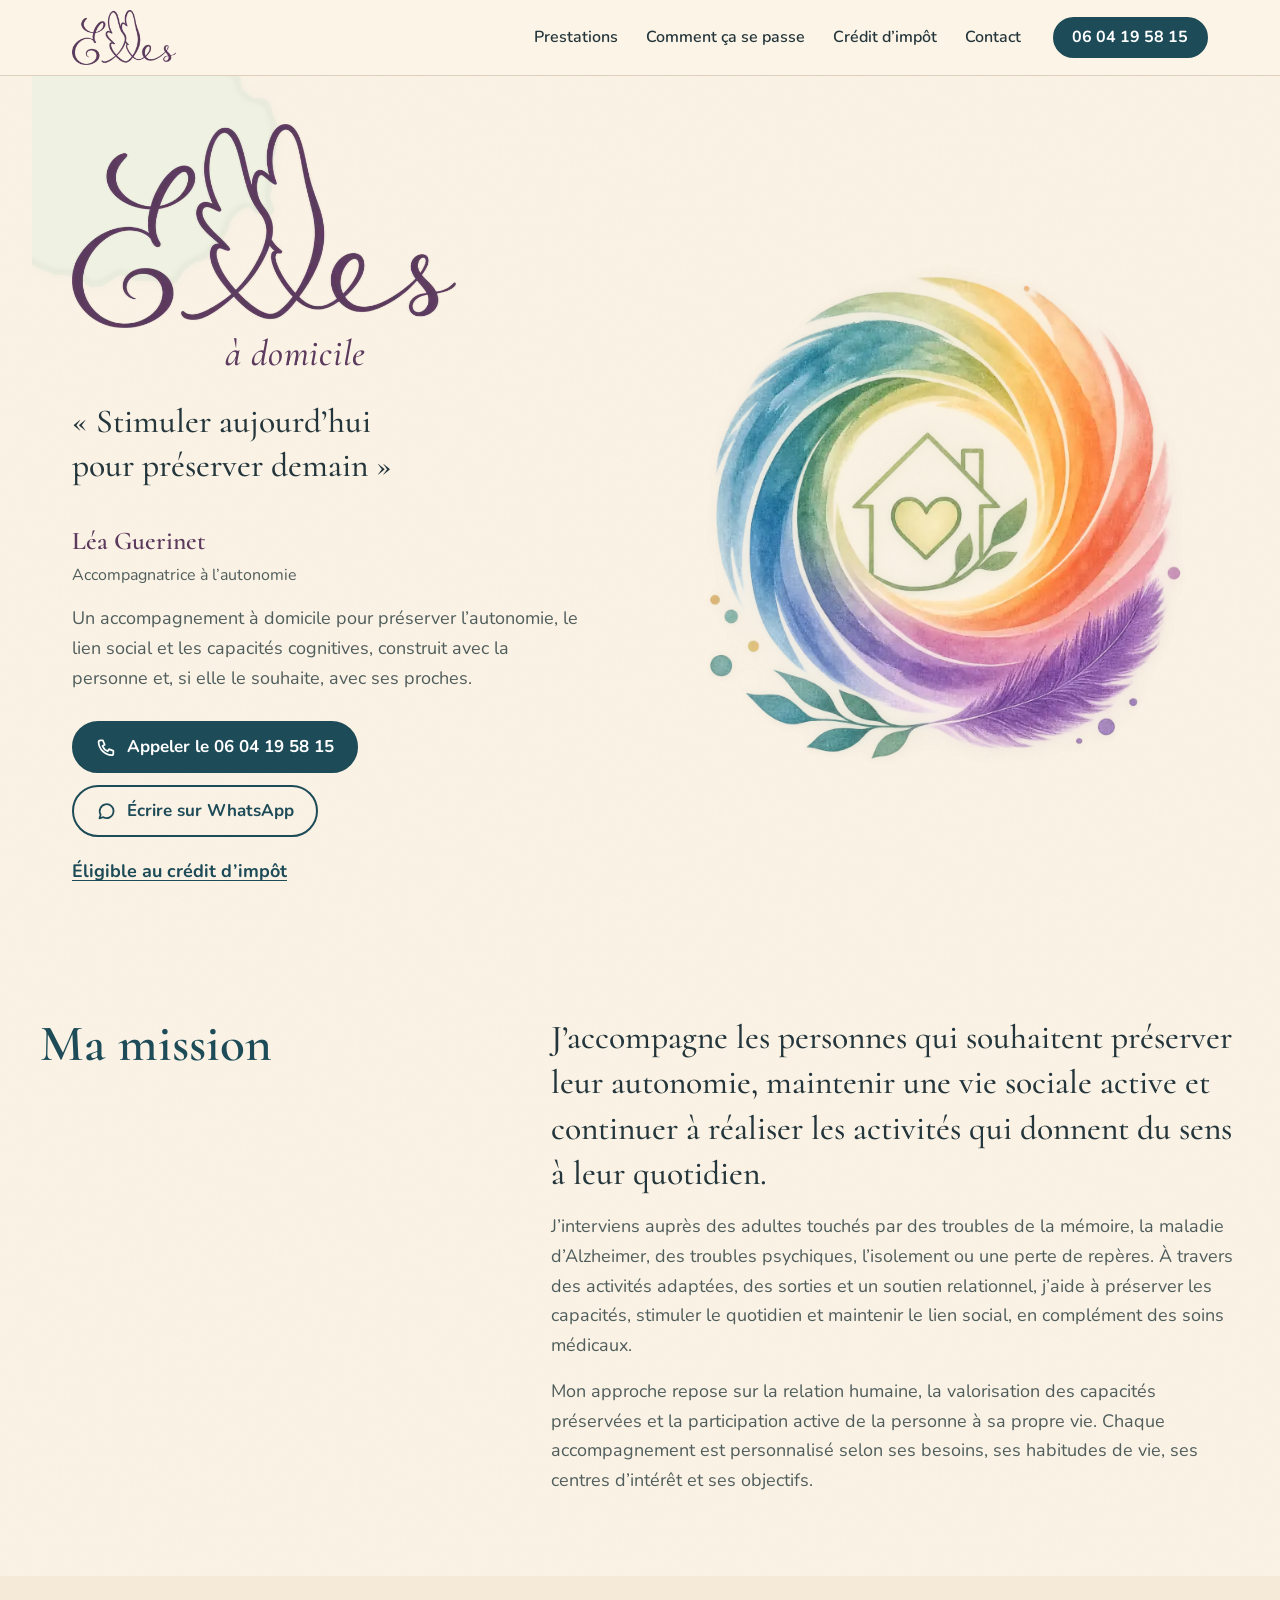
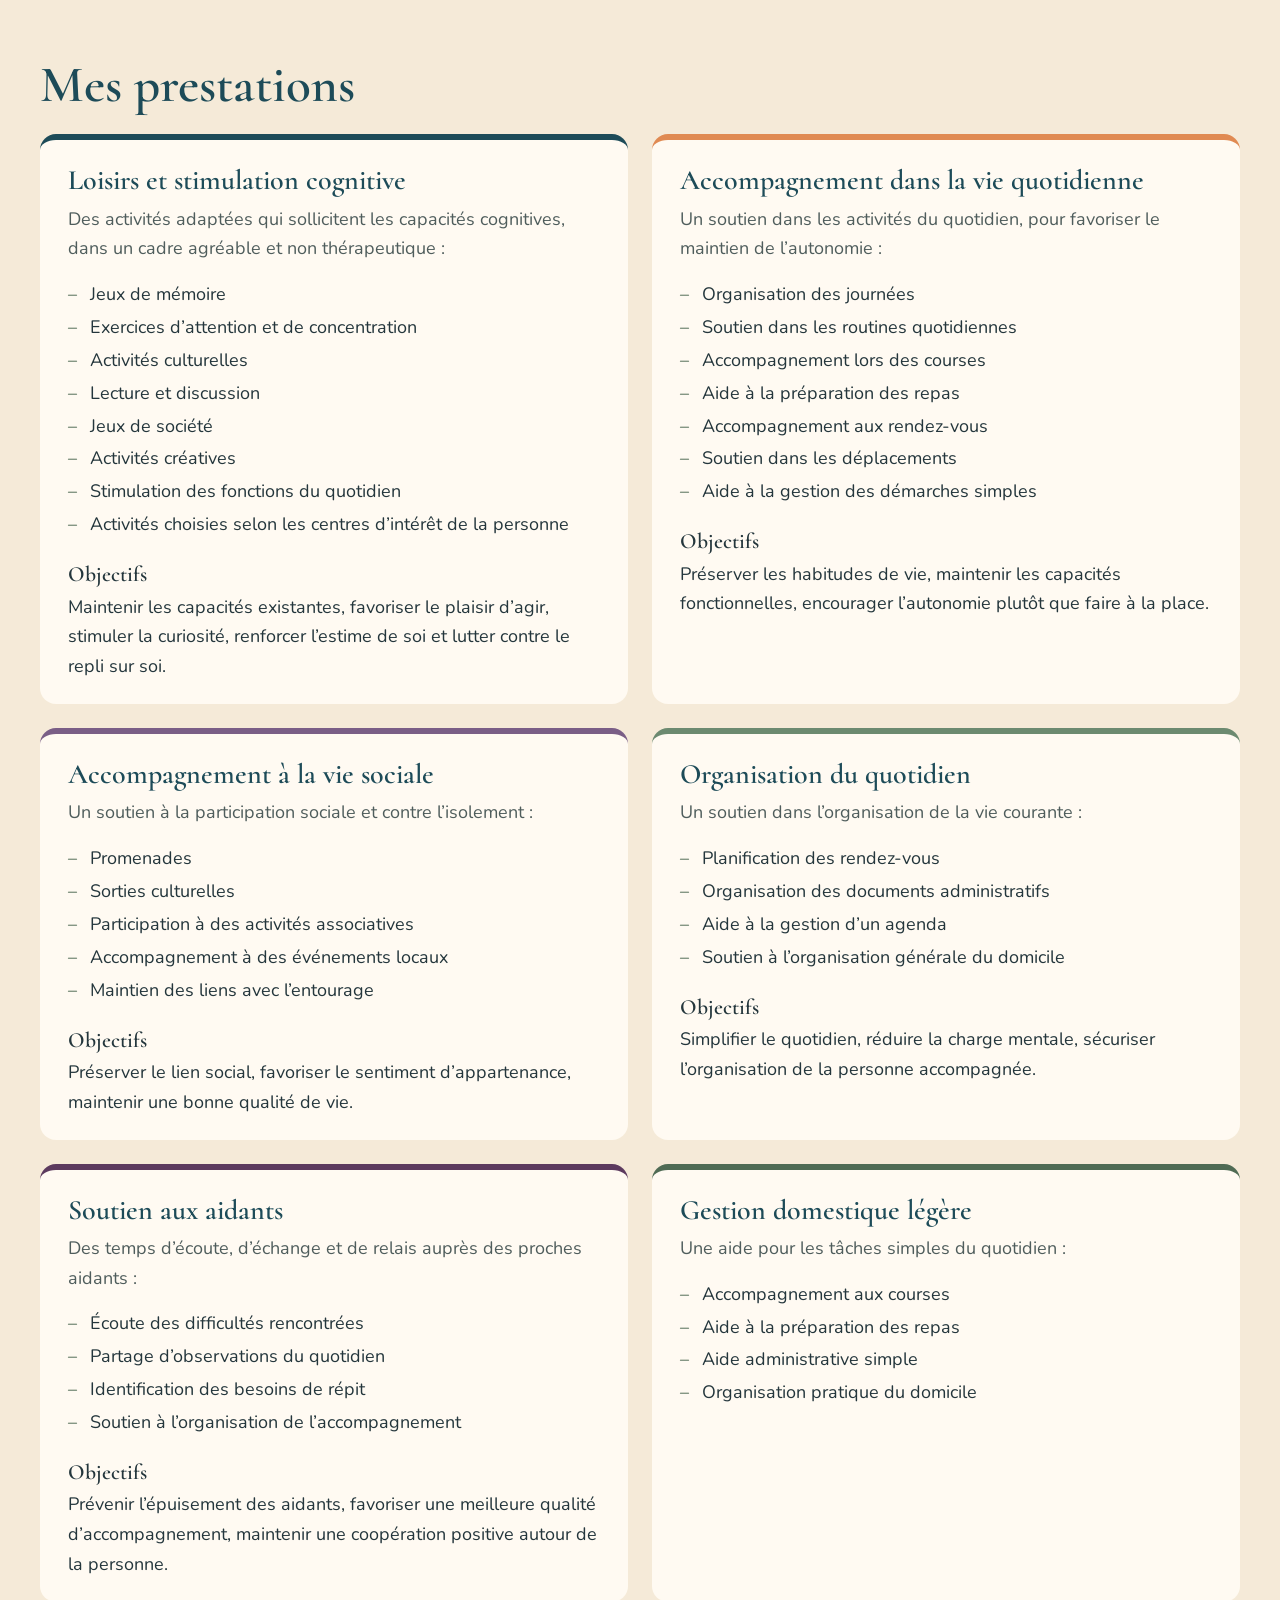
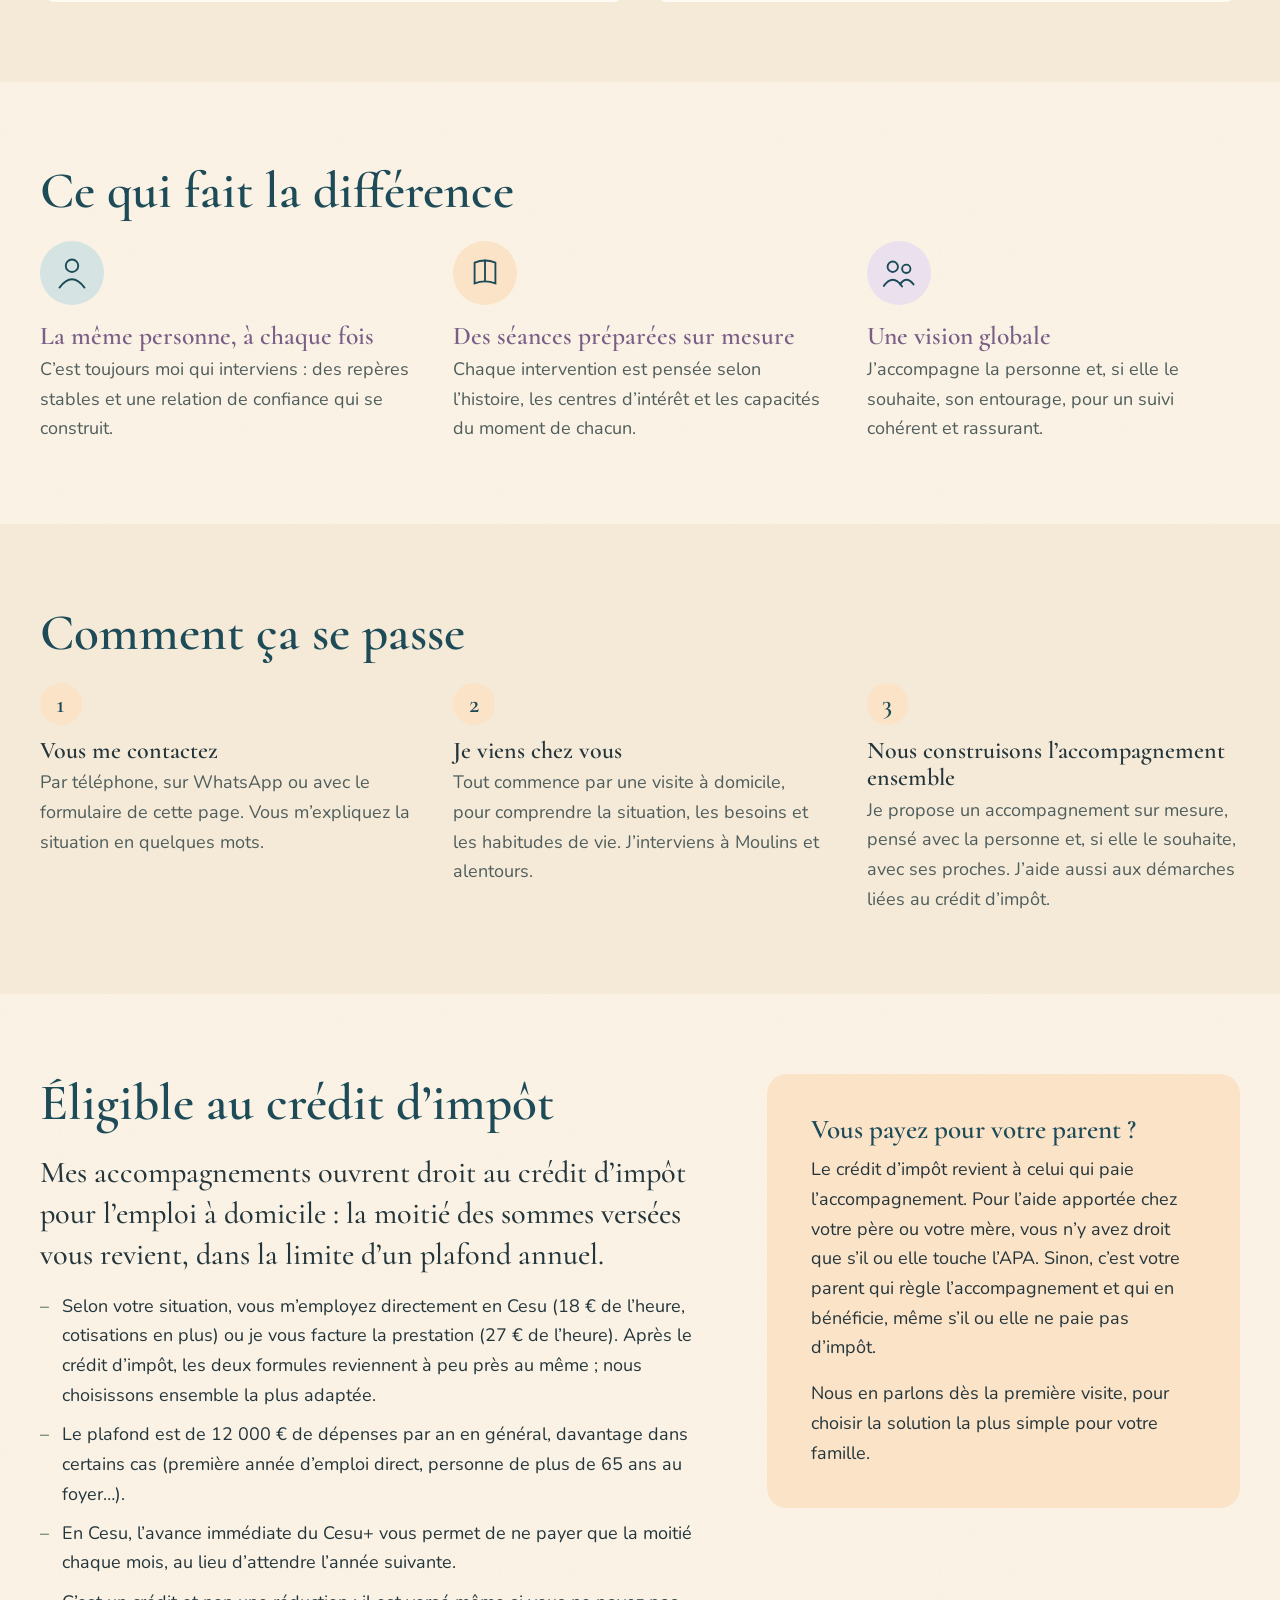
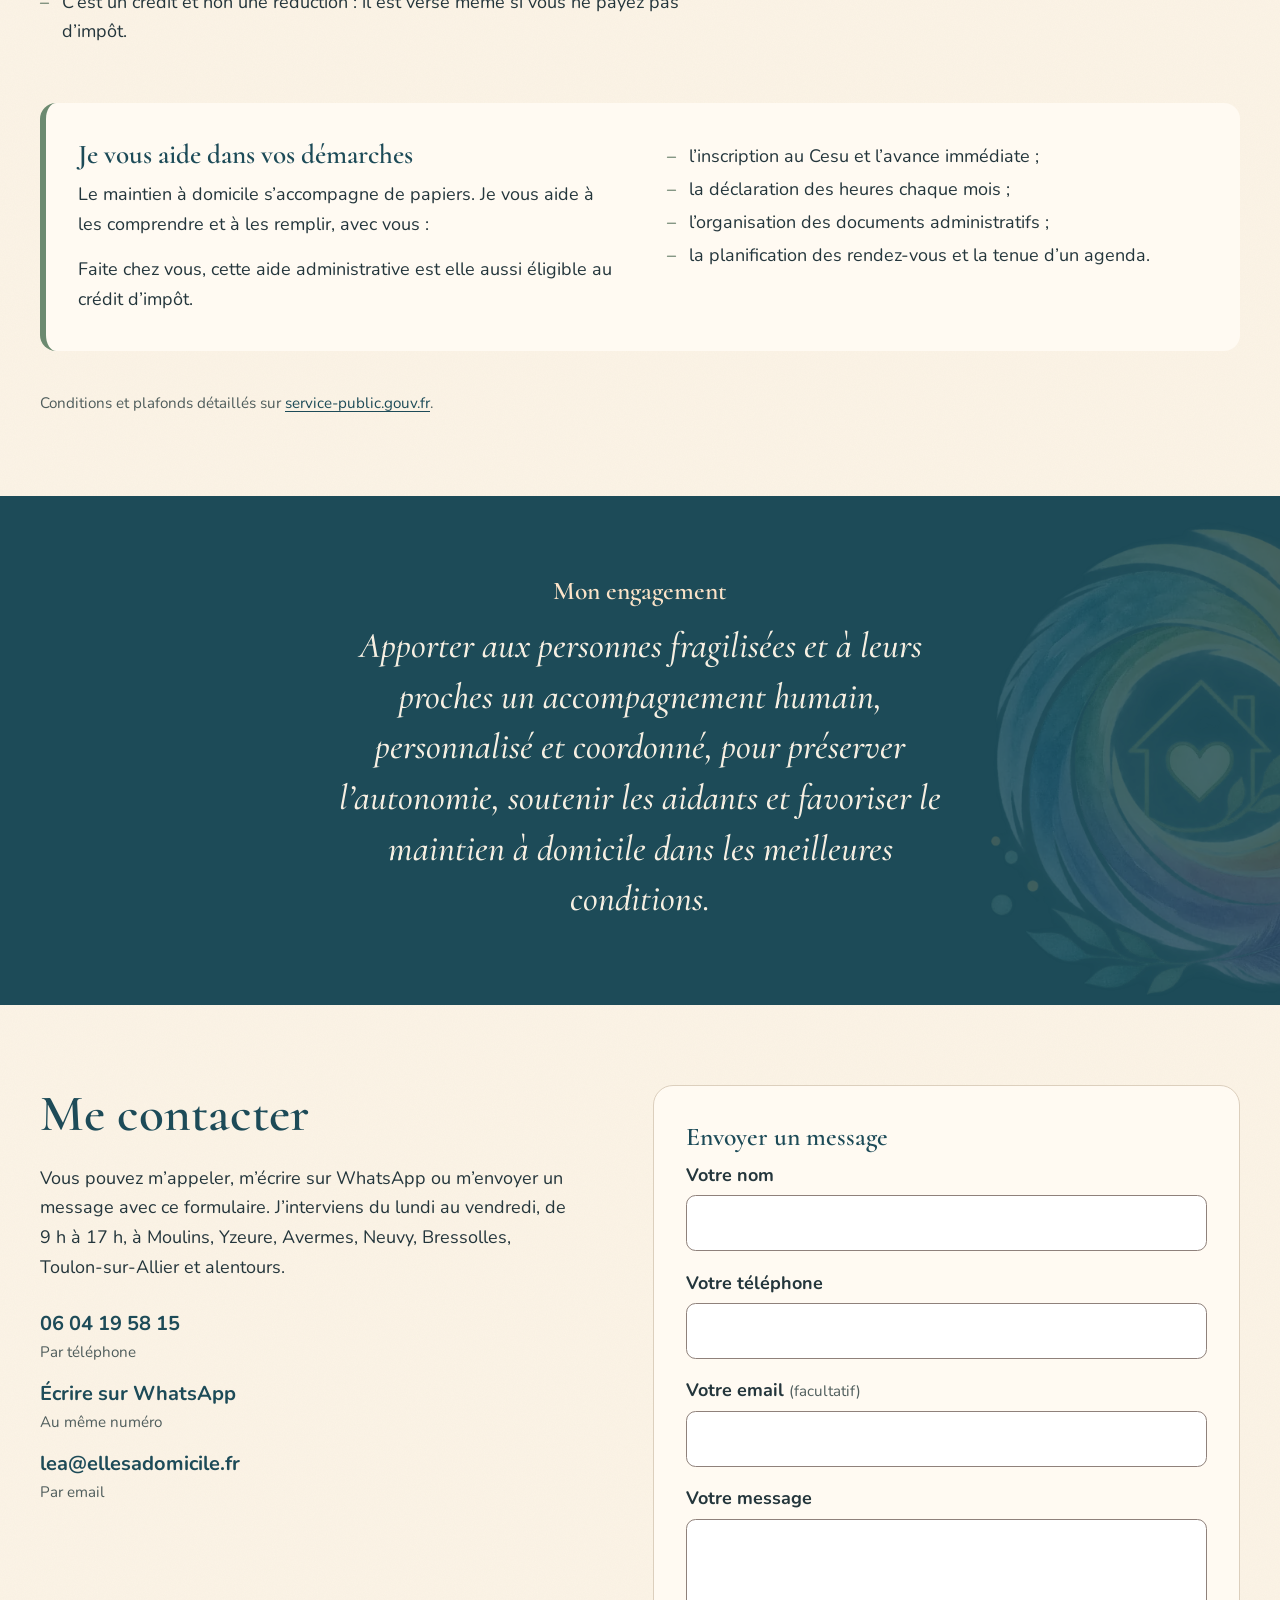
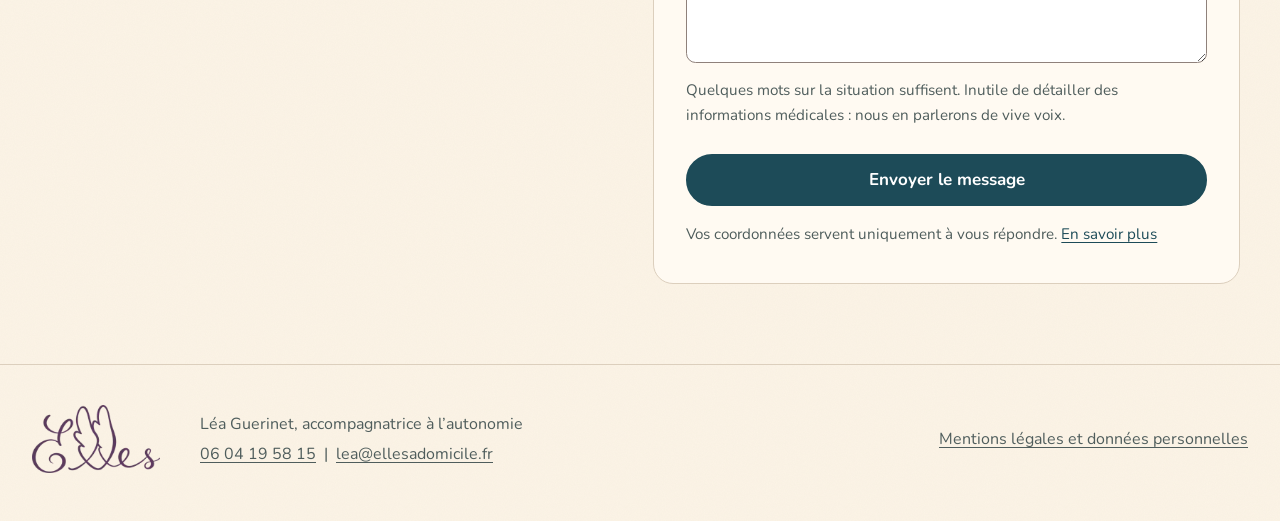
<file: index.html>
<!doctype html>
<html lang="fr">
<head>
<meta charset="utf-8">
<meta name="viewport" content="width=device-width, initial-scale=1">
<title>Elles à domicile — Accompagnement et aide à domicile à Moulins</title>
<meta name="description" content="Accompagnement à domicile à Moulins et alentours pour les adultes touchés par des troubles de la mémoire, la maladie d’Alzheimer, des troubles psychiques ou l’isolement. Éligible au crédit d’impôt. Léa Guerinet, accompagnatrice à l’autonomie.">
<link rel="canonical" href="https://ellesadomicile.fr/">
<meta property="og:type" content="website">
<meta property="og:locale" content="fr_FR">
<meta property="og:url" content="https://ellesadomicile.fr/">
<meta property="og:title" content="Elles à domicile — Léa Guerinet">
<meta property="og:description" content="Stimuler aujourd’hui pour préserver demain. Un accompagnement sur mesure, chez vous, à Moulins et alentours.">
<meta property="og:image" content="https://ellesadomicile.fr/assets/img/partage.jpg">
<meta property="og:image:width" content="1200">
<meta property="og:image:height" content="630">
<!-- Pour Google : nom du site dans les résultats et fiche de l'activité. Type Organization et non LocalBusiness,
     qui exige une adresse (Léa n'en publie pas) ; la présence locale passe par la fiche Google Business Profile. -->
<script type="application/ld+json">
{
  "@context": "https://schema.org",
  "@graph": [
    {
      "@type": "WebSite",
      "@id": "https://ellesadomicile.fr/#site",
      "name": "Elles à domicile",
      "url": "https://ellesadomicile.fr/",
      "inLanguage": "fr-FR",
      "publisher": {"@id": "https://ellesadomicile.fr/#activite"}
    },
    {
      "@type": "Organization",
      "@id": "https://ellesadomicile.fr/#activite",
      "name": "Elles à domicile",
      "url": "https://ellesadomicile.fr/",
      "logo": "https://ellesadomicile.fr/assets/img/logo-elles.webp",
      "image": "https://ellesadomicile.fr/assets/img/partage.jpg",
      "description": "Accompagnement et aide à domicile à Moulins et alentours pour les adultes touchés par des troubles de la mémoire, la maladie d’Alzheimer, des troubles psychiques ou l’isolement. Éligible au crédit d’impôt.",
      "telephone": "+33604195815",
      "email": "lea@ellesadomicile.fr",
      "areaServed": [
        {"@type": "City", "name": "Moulins", "containedInPlace": {"@type": "AdministrativeArea", "name": "Allier"}},
        {"@type": "City", "name": "Yzeure", "containedInPlace": {"@type": "AdministrativeArea", "name": "Allier"}},
        {"@type": "City", "name": "Avermes", "containedInPlace": {"@type": "AdministrativeArea", "name": "Allier"}},
        {"@type": "City", "name": "Neuvy", "containedInPlace": {"@type": "AdministrativeArea", "name": "Allier"}},
        {"@type": "City", "name": "Bressolles", "containedInPlace": {"@type": "AdministrativeArea", "name": "Allier"}},
        {"@type": "City", "name": "Toulon-sur-Allier", "containedInPlace": {"@type": "AdministrativeArea", "name": "Allier"}}
      ],
      "founder": {
        "@type": "Person",
        "name": "Léa Guerinet",
        "jobTitle": "Accompagnatrice à l’autonomie"
      }
    }
  ]
}
</script>
<meta name="theme-color" content="#fcf4e6">
<link rel="icon" href="assets/img/favicon.png" type="image/png">
<link rel="apple-touch-icon" href="assets/img/apple-touch-icon.png">
<link rel="preload" href="assets/fonts/cormorant-latin-500-normal.woff2" as="font" type="font/woff2" crossorigin>
<link rel="preload" href="assets/fonts/nunito-latin-400-normal.woff2" as="font" type="font/woff2" crossorigin>
<link rel="stylesheet" href="assets/site.css?v=20261124a">
</head>
<body>
<a class="saut" href="#contenu">Aller au contenu</a>

<!-- Filtres aquarelle partagés (repris du flyer) -->
<svg width="0" height="0" style="position:absolute" aria-hidden="true" focusable="false">
  <defs>
    <filter id="wc" x="-20%" y="-20%" width="140%" height="140%">
      <feTurbulence type="fractalNoise" baseFrequency=".035" numOctaves="3" seed="7" result="t"/>
      <feDisplacementMap in="SourceGraphic" in2="t" scale="22" xChannelSelector="R" yChannelSelector="G" result="d"/>
      <feGaussianBlur in="d" stdDeviation="2.2" result="b"/>
      <feComposite in="b" in2="d" operator="arithmetic" k2=".55" k3=".55"/>
    </filter>
    <filter id="ink" x="-5%" y="-5%" width="110%" height="110%">
      <feTurbulence type="fractalNoise" baseFrequency=".9" numOctaves="1" seed="3" result="t"/>
      <feDisplacementMap in="SourceGraphic" in2="t" scale="1.4"/>
    </filter>
  </defs>
</svg>

<!-- Barre de navigation : ordinateur et tablette seulement -->
<header class="navigation">
  <div class="navigation__dedans">
    <a class="navigation__marque" href="#haut"><img src="assets/img/logo-elles-petit.webp" width="360" height="192" alt="Elles à domicile, haut de page"></a>
    <nav aria-label="Sections de la page">
      <a href="#prestations">Prestations</a>
      <a class="nav-large" href="#deroulement">Comment ça se passe</a>
      <a href="#credit-impot">Crédit d’impôt</a>
      <a href="#contact">Contact</a>
    </nav>
    <a class="btn btn-petit" href="tel:+33604195815">06 04 19 58 15</a>
  </div>
</header>

<main id="contenu">

  <section class="accueil" id="haut" aria-label="Accueil">
    <svg class="lavis" style="left:-8rem;top:-6rem;width:26rem;height:22rem" viewBox="0 0 200 170" aria-hidden="true"><ellipse cx="100" cy="85" rx="80" ry="60" fill="#e2e8d8" filter="url(#wc)"/></svg>

    <div class="accueil__marque">
      <h1 class="marque">
        <img src="assets/img/logo-elles.webp" width="720" height="384" alt="Elles">
        <span>à domicile</span>
      </h1>
      <p class="accroche">«&nbsp;Stimuler aujourd’hui pour préserver demain&nbsp;»</p>
    </div>

    <div class="accueil__illu">
      <img class="roue" fetchpriority="high" src="assets/img/roue-1200.webp" srcset="assets/img/roue-700.webp 700w, assets/img/roue-1200.webp 1200w" sizes="(min-width: 64rem) 40rem, 88vw" width="1200" height="1200" alt="Une maison avec un cœur, au centre d’un tourbillon de couleurs à l’aquarelle, avec une plume et une branche de feuillage">
    </div>

    <div class="accueil__texte">
      <p class="qui">Léa Guerinet<span>Accompagnatrice à l’autonomie</span></p>
      <p class="intro">Un accompagnement à domicile pour préserver l’autonomie, le lien social et les capacités cognitives, construit avec la personne et, si elle le souhaite, avec ses proches.</p>
      <div class="actions">
        <a class="btn" href="tel:+33604195815">
          <svg viewBox="0 0 24 24" fill="none" stroke="currentColor" stroke-width="2" stroke-linecap="round" stroke-linejoin="round" aria-hidden="true"><path d="M5 4h3l2 5-2.5 1.5a11 11 0 0 0 6 6L15 14l5 2v3a2 2 0 0 1-2 2A16 16 0 0 1 3 6a2 2 0 0 1 2-2"/></svg>
          Appeler le 06 04 19 58 15
        </a>
        <a class="btn btn-clair" href="https://wa.me/33604195815">
          <svg viewBox="0 0 24 24" fill="none" stroke="currentColor" stroke-width="2" stroke-linecap="round" stroke-linejoin="round" aria-hidden="true"><path d="M4 20l1.4-4.2A8 8 0 1 1 8.4 18.7Z"/></svg>
          Écrire sur WhatsApp
        </a>
      </div>
      <p class="avantage"><a href="#credit-impot">Éligible au crédit d’impôt</a></p>
    </div>
  </section>

  <section class="bloc approche" aria-labelledby="t-approche">
    <div class="contenu-large approche__grille">
      <h2 id="t-approche">Ma mission</h2>
      <p class="approche__phrase">J’accompagne les personnes qui souhaitent préserver leur autonomie, maintenir une vie sociale active et continuer à réaliser les activités qui donnent du sens à leur quotidien.</p>
      <p class="approche__suite">J’interviens auprès des adultes touchés par des troubles de la mémoire, la maladie d’Alzheimer, des troubles psychiques, l’isolement ou une perte de repères. À travers des activités adaptées, des sorties et un soutien relationnel, j’aide à préserver les capacités, stimuler le quotidien et maintenir le lien social, en complément des soins médicaux.</p>
      <p class="approche__suite">Mon approche repose sur la relation humaine, la valorisation des capacités préservées et la participation active de la personne à sa propre vie. Chaque accompagnement est personnalisé selon ses besoins, ses habitudes de vie, ses centres d’intérêt et ses objectifs.</p>
    </div>
  </section>

  <section class="bloc bande" id="prestations" aria-labelledby="t-prestations">
    <div class="contenu-large">
      <h2 id="t-prestations">Mes prestations</h2>
      <div class="prestations">

        <details class="prestation" style="--accent:var(--petrol)" open>
          <summary><h3>Loisirs et stimulation cognitive</h3></summary>
          <div class="prestation__corps">
            <p class="prestation__chapo">Des activités adaptées qui sollicitent les capacités cognitives, dans un cadre agréable et non thérapeutique&nbsp;:</p>
            <ul class="liste">
              <li>Jeux de mémoire</li>
              <li>Exercices d’attention et de concentration</li>
              <li>Activités culturelles</li>
              <li>Lecture et discussion</li>
              <li>Jeux de société</li>
              <li>Activités créatives</li>
              <li>Stimulation des fonctions du quotidien</li>
              <li>Activités choisies selon les centres d’intérêt de la personne</li>
            </ul>
            <h4>Objectifs</h4>
            <p>Maintenir les capacités existantes, favoriser le plaisir d’agir, stimuler la curiosité, renforcer l’estime de soi et lutter contre le repli sur soi.</p>
          </div>
        </details>

        <details class="prestation" style="--accent:var(--abricot)" open>
          <summary><h3>Accompagnement dans la vie quotidienne</h3></summary>
          <div class="prestation__corps">
            <p class="prestation__chapo">Un soutien dans les activités du quotidien, pour favoriser le maintien de l’autonomie&nbsp;:</p>
            <ul class="liste">
              <li>Organisation des journées</li>
              <li>Soutien dans les routines quotidiennes</li>
              <li>Accompagnement lors des courses</li>
              <li>Aide à la préparation des repas</li>
              <li>Accompagnement aux rendez-vous</li>
              <li>Soutien dans les déplacements</li>
              <li>Aide à la gestion des démarches simples</li>
            </ul>
            <h4>Objectifs</h4>
            <p>Préserver les habitudes de vie, maintenir les capacités fonctionnelles, encourager l’autonomie plutôt que faire à la place.</p>
          </div>
        </details>

        <details class="prestation" style="--accent:var(--lavande)" open>
          <summary><h3>Accompagnement à la vie sociale</h3></summary>
          <div class="prestation__corps">
            <p class="prestation__chapo">Un soutien à la participation sociale et contre l’isolement&nbsp;:</p>
            <ul class="liste">
              <li>Promenades</li>
              <li>Sorties culturelles</li>
              <li>Participation à des activités associatives</li>
              <li>Accompagnement à des événements locaux</li>
              <li>Maintien des liens avec l’entourage</li>
            </ul>
            <h4>Objectifs</h4>
            <p>Préserver le lien social, favoriser le sentiment d’appartenance, maintenir une bonne qualité de vie.</p>
          </div>
        </details>

        <details class="prestation" style="--accent:var(--sage)" open>
          <summary><h3>Organisation du quotidien</h3></summary>
          <div class="prestation__corps">
            <p class="prestation__chapo">Un soutien dans l’organisation de la vie courante&nbsp;:</p>
            <ul class="liste">
              <li>Planification des rendez-vous</li>
              <li>Organisation des documents administratifs</li>
              <li>Aide à la gestion d’un agenda</li>
              <li>Soutien à l’organisation générale du domicile</li>
            </ul>
            <h4>Objectifs</h4>
            <p>Simplifier le quotidien, réduire la charge mentale, sécuriser l’organisation de la personne accompagnée.</p>
          </div>
        </details>

        <details class="prestation" style="--accent:var(--prune)" open>
          <summary><h3>Soutien aux aidants</h3></summary>
          <div class="prestation__corps">
            <p class="prestation__chapo">Des temps d’écoute, d’échange et de relais auprès des proches aidants&nbsp;:</p>
            <ul class="liste">
              <li>Écoute des difficultés rencontrées</li>
              <li>Partage d’observations du quotidien</li>
              <li>Identification des besoins de répit</li>
              <li>Soutien à l’organisation de l’accompagnement</li>
            </ul>
            <h4>Objectifs</h4>
            <p>Prévenir l’épuisement des aidants, favoriser une meilleure qualité d’accompagnement, maintenir une coopération positive autour de la personne.</p>
          </div>
        </details>

        <details class="prestation" style="--accent:var(--sage-d)" open>
          <summary><h3>Gestion domestique légère</h3></summary>
          <div class="prestation__corps">
            <p class="prestation__chapo">Une aide pour les tâches simples du quotidien&nbsp;:</p>
            <ul class="liste">
              <li>Accompagnement aux courses</li>
              <li>Aide à la préparation des repas</li>
              <li>Aide administrative simple</li>
              <li>Organisation pratique du domicile</li>
            </ul>
          </div>
        </details>

      </div>
    </div>
  </section>

  <section class="bloc" aria-labelledby="t-difference">
    <div class="contenu-large">
      <h2 id="t-difference">Ce qui fait la différence</h2>
      <div class="atouts">
        <div class="atout" style="--accent:var(--petrol-l)">
          <svg viewBox="0 0 40 40" fill="none" stroke="#1d4b58" stroke-width="1.8" stroke-linecap="round" filter="url(#ink)" aria-hidden="true"><circle cx="20" cy="13" r="6"/><path d="M8 34 q12 -16 24 0"/></svg>
          <div>
            <h3>La même personne, à chaque fois</h3>
            <p>C’est toujours moi qui interviens&nbsp;: des repères stables et une relation de confiance qui se construit.</p>
          </div>
        </div>
        <div class="atout" style="--accent:var(--abricot-l)">
          <svg viewBox="0 0 40 40" fill="none" stroke="#1d4b58" stroke-width="1.8" stroke-linecap="round" filter="url(#ink)" aria-hidden="true"><path d="M10 30 L10 10 Q20 6 30 10 L30 30 Q20 26 10 30 Z"/><path d="M20 8 L20 28"/></svg>
          <div>
            <h3>Des séances préparées sur mesure</h3>
            <p>Chaque intervention est pensée selon l’histoire, les centres d’intérêt et les capacités du moment de chacun.</p>
          </div>
        </div>
        <div class="atout" style="--accent:var(--lavande-l)">
          <svg viewBox="0 0 40 40" fill="none" stroke="#1d4b58" stroke-width="1.8" stroke-linecap="round" filter="url(#ink)" aria-hidden="true"><circle cx="14" cy="14" r="5"/><circle cx="27" cy="16" r="4"/><path d="M5 33 q9 -13 18 0 M21 31 q6 -9 13 0"/></svg>
          <div>
            <h3>Une vision globale</h3>
            <p>J’accompagne la personne et, si elle le souhaite, son entourage, pour un suivi cohérent et rassurant.</p>
          </div>
        </div>
      </div>
    </div>
  </section>

  <section class="bloc bande" id="deroulement" aria-labelledby="t-deroulement">
    <div class="contenu-large">
      <h2 id="t-deroulement">Comment ça se passe</h2>
      <ol class="etapes">
        <li>
          <div>
            <h3>Vous me contactez</h3>
            <p>Par téléphone, sur WhatsApp ou avec le formulaire de cette page. Vous m’expliquez la situation en quelques mots.</p>
          </div>
        </li>
        <li>
          <div>
            <h3>Je viens chez vous</h3>
            <p>Tout commence par une visite à domicile, pour comprendre la situation, les besoins et les habitudes de vie. J’interviens à Moulins et alentours.</p>
          </div>
        </li>
        <li>
          <div>
            <h3>Nous construisons l’accompagnement ensemble</h3>
            <p>Je propose un accompagnement sur mesure, pensé avec la personne et, si elle le souhaite, avec ses proches. J’aide aussi aux démarches liées au crédit d’impôt.</p>
          </div>
        </li>
      </ol>
    </div>
  </section>

  <section class="bloc credit" id="credit-impot" aria-labelledby="t-credit">
    <div class="contenu-large credit__grille">
      <div class="credit__principal">
        <h2 id="t-credit">Éligible au crédit d’impôt</h2>
        <p class="credit__chapo">Mes accompagnements ouvrent droit au crédit d’impôt pour l’emploi à domicile&nbsp;: la moitié des sommes versées vous revient, dans la limite d’un plafond annuel.</p>
        <ul class="liste">
          <li>Selon votre situation, vous m’employez directement en Cesu (18&nbsp;€ de l’heure, cotisations en plus) ou je vous facture la prestation (27&nbsp;€ de l’heure). Après le crédit d’impôt, les deux formules reviennent à peu près au même&nbsp;; nous choisissons ensemble la plus adaptée.</li>
          <li>Le plafond est de 12&nbsp;000&nbsp;€ de dépenses par an en général, davantage dans certains cas (première année d’emploi direct, personne de plus de 65&nbsp;ans au foyer…).</li>
          <li>En Cesu, l’avance immédiate du Cesu+ vous permet de ne payer que la moitié chaque mois, au lieu d’attendre l’année suivante.</li>
          <li>C’est un crédit et non une réduction&nbsp;: il est versé même si vous ne payez pas d’impôt.</li>
        </ul>
      </div>

      <aside class="encart credit__parent" aria-labelledby="t-parent">
        <h3 id="t-parent">Vous payez pour votre parent&nbsp;?</h3>
        <p>Le crédit d’impôt revient à celui qui paie l’accompagnement. Pour l’aide apportée chez votre père ou votre mère, vous n’y avez droit que s’il ou elle touche l’APA. Sinon, c’est votre parent qui règle l’accompagnement et qui en bénéficie, même s’il ou elle ne paie pas d’impôt.</p>
        <p>Nous en parlons dès la première visite, pour choisir la solution la plus simple pour votre famille.</p>
      </aside>

      <div class="credit__demarches" id="demarches">
        <h3>Je vous aide dans vos démarches</h3>
        <p>Le maintien à domicile s’accompagne de papiers. Je vous aide à les comprendre et à les remplir, avec vous&nbsp;:</p>
        <ul class="liste">
          <li>l’inscription au Cesu et l’avance immédiate&nbsp;;</li>
          <li>la déclaration des heures chaque mois&nbsp;;</li>
          <li>l’organisation des documents administratifs&nbsp;;</li>
          <li>la planification des rendez-vous et la tenue d’un agenda.</li>
        </ul>
        <p>Faite chez vous, cette aide administrative est elle aussi éligible au crédit d’impôt.</p>
      </div>

      <p class="credit__source">Conditions et plafonds détaillés sur <a href="https://www.service-public.gouv.fr/particuliers/vosdroits/F12">service-public.gouv.fr</a>.</p>
    </div>
  </section>

  <section class="bloc engagement" aria-labelledby="t-engagement">
    <img class="engagement__roue" src="assets/img/roue-700.webp" width="700" height="700" alt="" loading="lazy" decoding="async">
    <div class="contenu">
      <h2 id="t-engagement">Mon engagement</h2>
      <blockquote>
        <p>Apporter aux personnes fragilisées et à leurs proches un accompagnement humain, personnalisé et coordonné, pour préserver l’autonomie, soutenir les aidants et favoriser le maintien à domicile dans les meilleures conditions.</p>
      </blockquote>
    </div>
  </section>

  <section class="bloc" id="contact" aria-labelledby="t-contact">
    <div class="contenu-large contact-grille">
      <div>
        <h2 id="t-contact">Me contacter</h2>
        <p>Vous pouvez m’appeler, m’écrire sur WhatsApp ou m’envoyer un message avec ce formulaire. J’interviens du lundi au vendredi, de 9&nbsp;h à 17&nbsp;h, à Moulins, Yzeure, Avermes, Neuvy, Bressolles, Toulon-sur-Allier et alentours.</p>
        <ul class="coordonnees">
          <li><a href="tel:+33604195815">06 04 19 58 15</a><span>Par téléphone</span></li>
          <li><a href="https://wa.me/33604195815">Écrire sur WhatsApp</a><span>Au même numéro</span></li>
          <li><a href="mailto:lea@ellesadomicile.fr">lea@ellesadomicile.fr</a><span>Par email</span></li>
        </ul>
      </div>

      <form class="formulaire" id="formulaire" action="https://api.web3forms.com/submit" method="POST">
        <h3>Envoyer un message</h3>
        <!-- Clé Web3Forms : reçue par email à lea@ellesadomicile.fr. Tant qu'elle n'est pas posée, le formulaire ouvre la messagerie. -->
        <input type="hidden" name="access_key" value="A_COMPLETER_CLE_WEB3FORMS">
        <input type="hidden" name="subject" value="Nouveau message depuis ellesadomicile.fr">
        <input type="hidden" name="from_name" value="Site Elles à domicile">
        <div class="piege" aria-hidden="true">
          <label>Ne pas remplir <input type="checkbox" name="botcheck" tabindex="-1" autocomplete="off"></label>
        </div>

        <div class="champ">
          <label for="f-nom">Votre nom</label>
          <input id="f-nom" name="name" type="text" autocomplete="name" required>
        </div>
        <div class="champ">
          <label for="f-tel">Votre téléphone</label>
          <input id="f-tel" name="phone" type="tel" autocomplete="tel" inputmode="tel" required>
        </div>
        <div class="champ">
          <label for="f-email">Votre email <small>(facultatif)</small></label>
          <input id="f-email" name="email" type="email" autocomplete="email">
        </div>
        <div class="champ">
          <label for="f-message">Votre message</label>
          <textarea id="f-message" name="message" required aria-describedby="f-message-aide"></textarea>
          <p class="aide" id="f-message-aide">Quelques mots sur la situation suffisent. Inutile de détailler des informations médicales&nbsp;: nous en parlerons de vive voix.</p>
        </div>

        <button class="btn" type="submit">Envoyer le message</button>
        <p class="statut" role="status" aria-live="polite"></p>
        <p class="mention">Vos coordonnées servent uniquement à vous répondre. <a href="mentions-legales.html#donnees">En savoir plus</a></p>
      </form>
    </div>
  </section>

</main>

<footer class="pied">
  <div class="pied__dedans">
    <img src="assets/img/logo-elles-petit.webp" width="360" height="192" alt="Elles à domicile">
    <div>
      <p>Léa Guerinet, accompagnatrice à l’autonomie</p>
      <p><a href="tel:+33604195815">06 04 19 58 15</a> &nbsp;|&nbsp; <a href="mailto:lea@ellesadomicile.fr">lea@ellesadomicile.fr</a></p>
    </div>
    <p><a href="mentions-legales.html">Mentions légales et données personnelles</a></p>
  </div>
</footer>

<nav class="barre" aria-label="Contact rapide">
  <a class="btn" href="tel:+33604195815">Appeler</a>
  <a class="btn btn-clair" href="https://wa.me/33604195815">WhatsApp</a>
</nav>

<script src="assets/site.js?v=20261124a" defer></script>
</body>
</html>
</file>
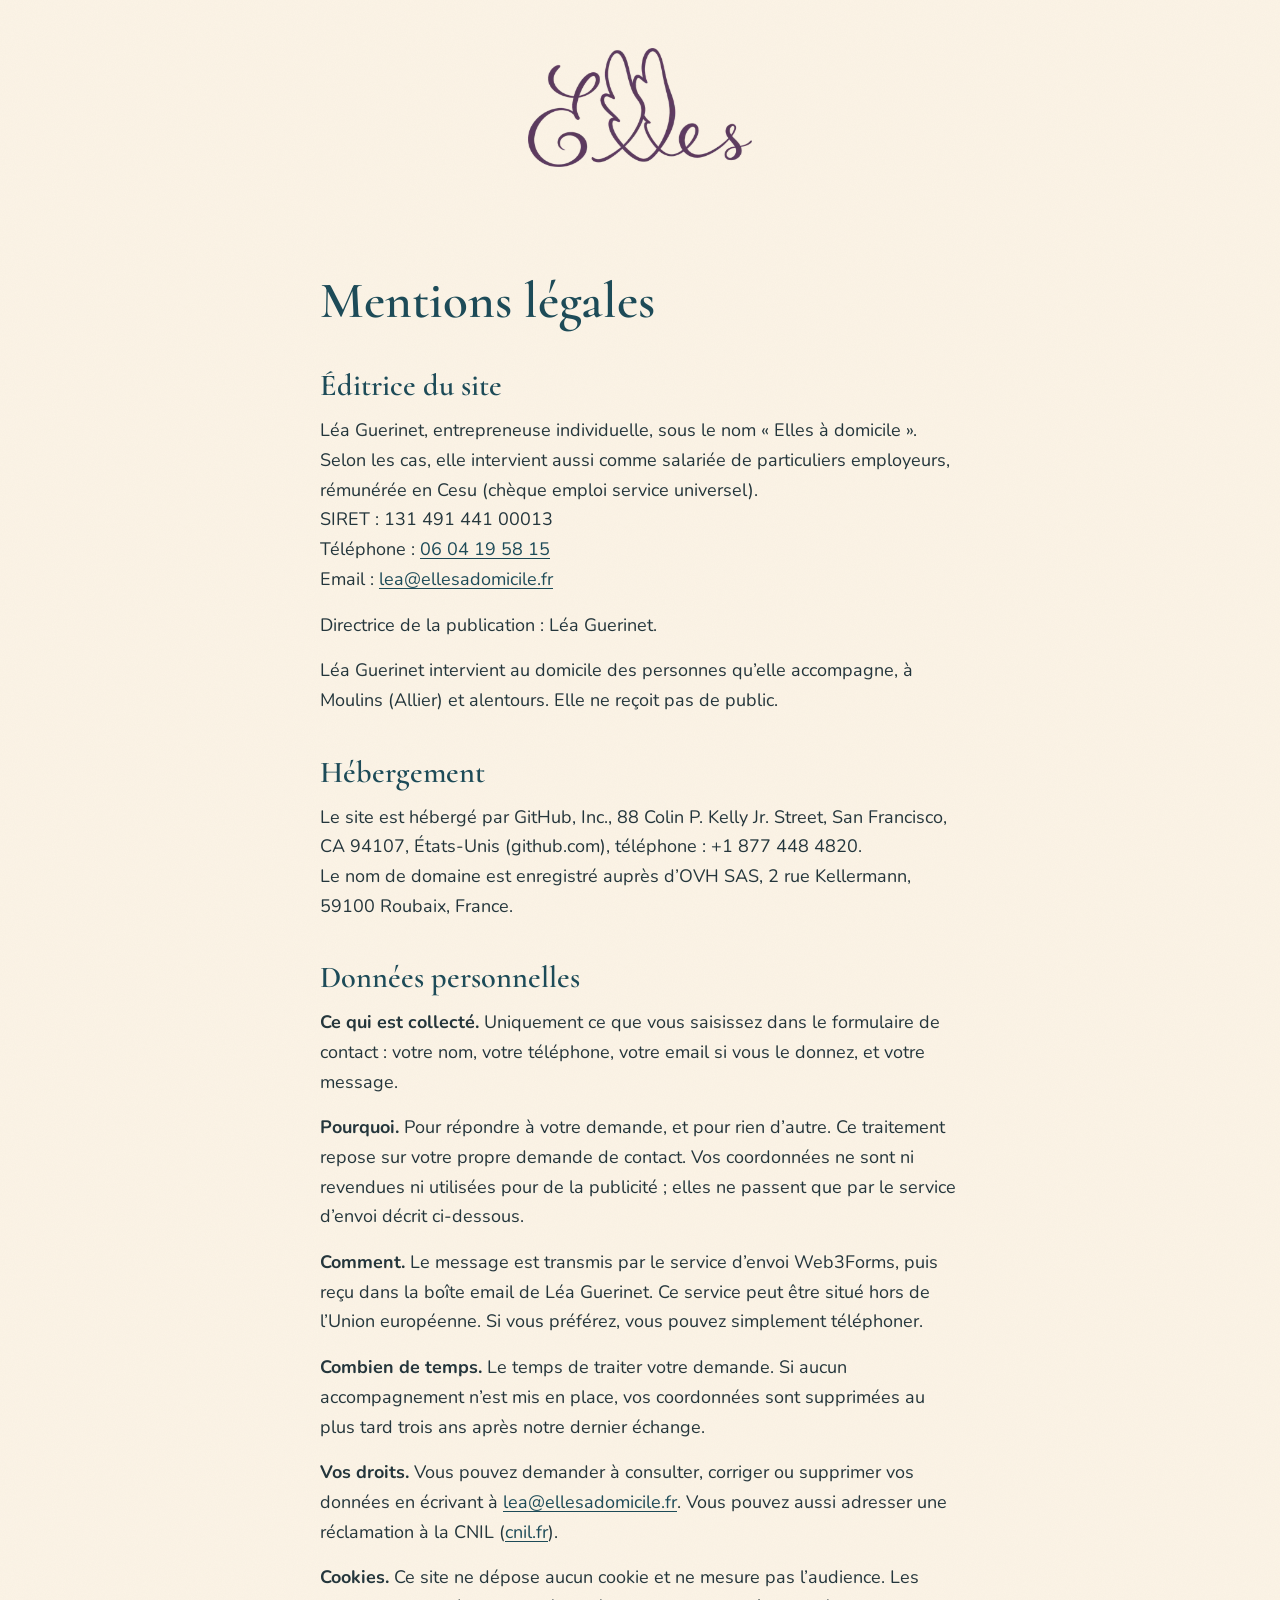
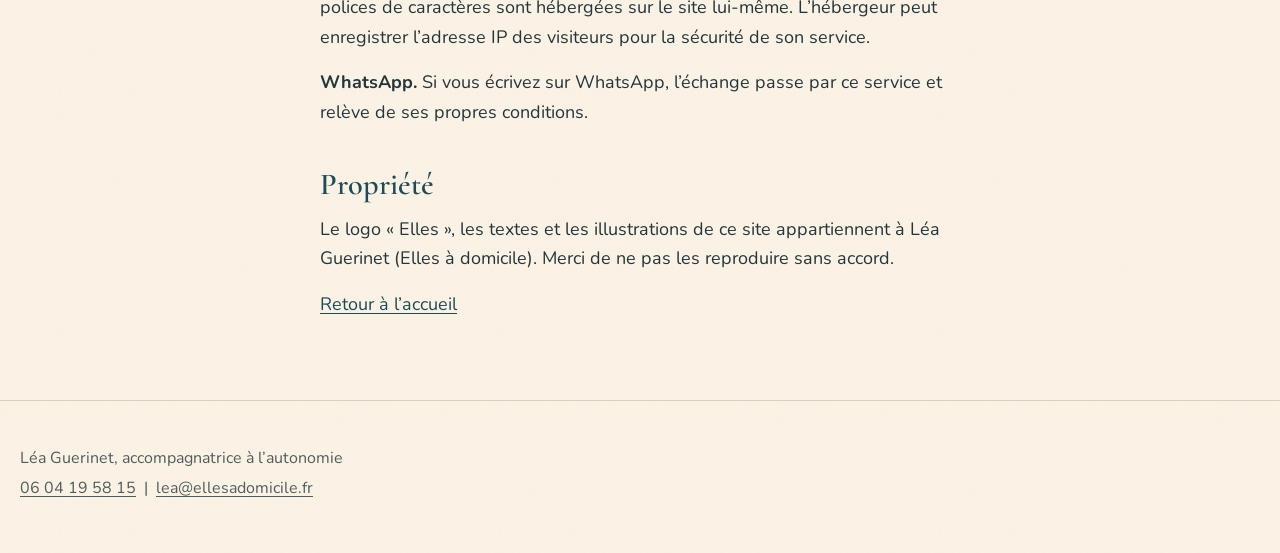
<file: mentions-legales.html>
<!doctype html>
<html lang="fr">
<head>
<meta charset="utf-8">
<meta name="viewport" content="width=device-width, initial-scale=1">
<title>Mentions légales — Elles à domicile</title>
<meta name="description" content="Mentions légales et données personnelles du site Elles à domicile.">
<link rel="canonical" href="https://ellesadomicile.fr/mentions-legales.html">
<meta name="theme-color" content="#fcf4e6">
<link rel="icon" href="assets/img/favicon.png" type="image/png">
<link rel="apple-touch-icon" href="assets/img/apple-touch-icon.png">
<link rel="stylesheet" href="assets/site.css?v=20261124a">
</head>
<body class="page-simple">

<header class="bloc entete">
  <a href="./" class="marque-lien">
    <p class="marque">
      <img src="assets/img/logo-elles.webp" width="720" height="384" alt="Elles à domicile, retour à l’accueil">
    </p>
  </a>
</header>

<main class="bloc">
  <div class="contenu texte">
    <h1 class="titre-page">Mentions légales</h1>

    <h2>Éditrice du site</h2>
    <p>Léa Guerinet, entrepreneuse individuelle, sous le nom « Elles à domicile ». Selon les cas, elle intervient aussi comme salariée de particuliers employeurs, rémunérée en Cesu (chèque emploi service universel).<br>
    SIRET&nbsp;: 131&nbsp;491&nbsp;441&nbsp;00013<br>
    Téléphone : <a href="tel:+33604195815">06 04 19 58 15</a><br>
    Email : <a href="mailto:lea@ellesadomicile.fr">lea@ellesadomicile.fr</a></p>
    <p>Directrice de la publication : Léa Guerinet.</p>
    <p>Léa Guerinet intervient au domicile des personnes qu’elle accompagne, à Moulins (Allier) et alentours. Elle ne reçoit pas de public.</p>

    <h2>Hébergement</h2>
    <p>Le site est hébergé par GitHub, Inc., 88 Colin P. Kelly Jr. Street, San Francisco, CA 94107, États-Unis (github.com), téléphone : +1 877 448 4820.<br>
    Le nom de domaine est enregistré auprès d’OVH SAS, 2 rue Kellermann, 59100 Roubaix, France.</p>

    <h2 id="donnees">Données personnelles</h2>
    <p><strong>Ce qui est collecté.</strong> Uniquement ce que vous saisissez dans le formulaire de contact : votre nom, votre téléphone, votre email si vous le donnez, et votre message.</p>
    <p><strong>Pourquoi.</strong> Pour répondre à votre demande, et pour rien d’autre. Ce traitement repose sur votre propre demande de contact. Vos coordonnées ne sont ni revendues ni utilisées pour de la publicité ; elles ne passent que par le service d’envoi décrit ci-dessous.</p>
    <p><strong>Comment.</strong> Le message est transmis par le service d’envoi Web3Forms, puis reçu dans la boîte email de Léa Guerinet. Ce service peut être situé hors de l’Union européenne. Si vous préférez, vous pouvez simplement téléphoner.</p>
    <p><strong>Combien de temps.</strong> Le temps de traiter votre demande. Si aucun accompagnement n’est mis en place, vos coordonnées sont supprimées au plus tard trois ans après notre dernier échange.</p>
    <p><strong>Vos droits.</strong> Vous pouvez demander à consulter, corriger ou supprimer vos données en écrivant à <a href="mailto:lea@ellesadomicile.fr">lea@ellesadomicile.fr</a>. Vous pouvez aussi adresser une réclamation à la CNIL (<a href="https://www.cnil.fr">cnil.fr</a>).</p>
    <p><strong>Cookies.</strong> Ce site ne dépose aucun cookie et ne mesure pas l’audience. Les polices de caractères sont hébergées sur le site lui-même. L’hébergeur peut enregistrer l’adresse IP des visiteurs pour la sécurité de son service.</p>
    <p><strong>WhatsApp.</strong> Si vous écrivez sur WhatsApp, l’échange passe par ce service et relève de ses propres conditions.</p>

    <h2>Propriété</h2>
    <p>Le logo « Elles », les textes et les illustrations de ce site appartiennent à Léa Guerinet (Elles à domicile). Merci de ne pas les reproduire sans accord.</p>

    <p><a href="./">Retour à l’accueil</a></p>
  </div>
</main>

<footer class="pied">
  <p>Léa Guerinet, accompagnatrice à l’autonomie</p>
  <p><a href="tel:+33604195815">06 04 19 58 15</a> &nbsp;|&nbsp; <a href="mailto:lea@ellesadomicile.fr">lea@ellesadomicile.fr</a></p>
</footer>

</body>
</html>
</file>
<file: assets/site.css>
/* Elles à domicile — palette reprise de l'image que Léa aime (pétrole, sauge, lavande,
   abricot sur crème), logo du flyer, roue à l'aquarelle générée par Higgsfield d'après
   cette image. Mobile d'abord ; la mise en page « plein écran » commence à 64rem. */

@font-face{font-family:"Cormorant";font-weight:500;font-style:normal;font-display:swap;src:url(fonts/cormorant-latin-500-normal.woff2) format("woff2")}
@font-face{font-family:"Cormorant";font-weight:600;font-style:normal;font-display:swap;src:url(fonts/cormorant-latin-600-normal.woff2) format("woff2")}
@font-face{font-family:"Cormorant";font-weight:500;font-style:italic;font-display:swap;src:url(fonts/cormorant-latin-500-italic.woff2) format("woff2")}
@font-face{font-family:"Nunito";font-weight:400;font-style:normal;font-display:swap;src:url(fonts/nunito-latin-400-normal.woff2) format("woff2")}
@font-face{font-family:"Nunito";font-weight:600;font-style:normal;font-display:swap;src:url(fonts/nunito-latin-600-normal.woff2) format("woff2")}
@font-face{font-family:"Nunito";font-weight:700;font-style:normal;font-display:swap;src:url(fonts/nunito-latin-700-normal.woff2) format("woff2")}

:root{
  color-scheme:light;
  --paper:#fcf4e6; --paper-2:#f5ead8; --blanc:#fffaf2;
  --ink:#24363c; --muted:#4f5d5c;
  --petrol:#1d4b58; --petrol-d:#123843; --petrol-l:#d5e3e3;
  --sage:#6c8a70; --sage-d:#4f6b54; --sage-l:#e2e8d8;
  --lavande:#7a5e86; --lavande-l:#ebe1ee;
  --abricot:#e08a52; --abricot-l:#fbe3c8;
  --prune:#5c3a5e;
  --rule:#dccfbd;
  --serif:"Cormorant",Georgia,"Times New Roman",serif;
  --sans:"Nunito",system-ui,-apple-system,"Segoe UI",sans-serif;
  --mesure:40rem;
  --large:76rem;
  --barre:0px;
}

*,*::before,*::after{box-sizing:border-box}
html{-webkit-text-size-adjust:100%}
@media (prefers-reduced-motion:no-preference){html{scroll-behavior:smooth}}
body{
  margin:0;
  padding-bottom:var(--barre);
  font-family:var(--sans);
  font-size:1.125rem;
  line-height:1.65;
  color:var(--ink);
  background-color:var(--paper);
  /* grain papier, comme sur le flyer */
  background-image:url("data:image/svg+xml;utf8,<svg xmlns='http://www.w3.org/2000/svg' width='220' height='220'><filter id='n'><feTurbulence type='fractalNoise' baseFrequency='.9' numOctaves='3' stitchTiles='stitch'/><feColorMatrix values='0 0 0 0 .55  0 0 0 0 .5  0 0 0 0 .45  0 0 0 .07 0'/></filter><rect width='100%' height='100%' filter='url(%23n)'/></svg>");
}
img,svg{display:block;max-width:100%}
img{height:auto} /* jamais d'image déformée, même avec les attributs width/height */
a{color:var(--petrol);text-underline-offset:.18em;text-decoration-thickness:1px}
a:hover{color:var(--petrol-d);text-decoration-thickness:2px}
:focus-visible{outline:3px solid var(--petrol);outline-offset:3px;border-radius:2px}

h2,h3,h4{font-family:var(--serif);font-weight:600;color:var(--petrol);line-height:1.15;margin:0}
h2{font-size:clamp(2.2rem,1.6rem + 2.4vw,3.2rem);margin-bottom:1.25rem}
h3{font-size:1.7rem;color:var(--lavande);margin-bottom:.6rem}
h4{font-size:1.35rem;color:var(--ink);margin:1.4rem 0 .35rem}
p{margin:0 0 1rem}
p:last-child{margin-bottom:0}

.saut{position:absolute;left:-999px;top:0;background:var(--petrol);color:#fff;padding:.75rem 1rem;z-index:30}
.saut:focus{left:1rem;top:1rem}

/* Lavis aquarelle en fond : décor seulement */
.lavis{position:absolute;pointer-events:none;z-index:0}
.lavis ellipse{opacity:.75}

.bloc{position:relative;padding-block:3.5rem;padding-inline:1.25rem;overflow:hidden}
.bloc > *{position:relative;z-index:1}
.bande{background:var(--paper-2)}
.contenu{max-width:var(--mesure);margin:0 auto}
.contenu-large{max-width:var(--large);margin:0 auto}

/* ---------- Boutons ---------- */
.btn{
  display:inline-flex;align-items:center;justify-content:center;gap:.6rem;
  min-height:3.25rem;padding:.7rem 1.4rem;border-radius:999px;
  font-family:var(--sans);font-weight:700;font-size:1.0625rem;line-height:1.2;text-decoration:none;
  background:var(--petrol);color:#fff;border:2px solid var(--petrol);cursor:pointer;
}
.btn:hover{background:var(--petrol-d);border-color:var(--petrol-d);color:#fff}
.btn-clair{background:transparent;color:var(--petrol)}
.btn-clair:hover{background:var(--petrol-l);border-color:var(--petrol);color:var(--petrol-d)}
.btn-petit{min-height:2.6rem;padding:.4rem 1.1rem;font-size:1rem}
.btn svg{width:1.3rem;height:1.3rem;flex:none}

/* ---------- Navigation (cachée sur téléphone) ---------- */
.navigation{display:none}

/* ---------- Accueil ---------- */
.accueil{
  position:relative;overflow:hidden;text-align:center;
  padding:2.25rem 1.25rem 3rem;
  display:grid;gap:1.25rem;
  grid-template-areas:"marque" "illu" "texte";
}
.accueil > *{position:relative;z-index:1}
.accueil > .lavis{position:absolute;z-index:0}
.accueil__marque{grid-area:marque}
.accueil__illu{grid-area:illu}
.accueil__texte{grid-area:texte}

.marque{margin:0;font-weight:inherit}
.marque img{width:min(70vw,19rem);height:auto;margin:0 auto}
.marque span{display:block;font-family:var(--serif);font-style:italic;font-weight:500;font-size:clamp(1.6rem,1.3rem + 1.4vw,2.3rem);color:var(--prune);margin-top:-.3rem;letter-spacing:.02em}
.accroche{font-family:var(--serif);font-weight:500;font-size:clamp(1.45rem,1.2rem + 1.2vw,2.1rem);line-height:1.3;margin:1rem auto 0;max-width:34rem;text-wrap:balance}

/* La roue à l'aquarelle (Higgsfield, d'après l'image que Léa aime) respire doucement */
.accueil__illu{width:min(88vw,26rem);margin:0 auto}
.roue{width:100%;height:auto;aspect-ratio:1}

.qui{font-family:var(--serif);font-weight:600;font-size:1.6rem;color:var(--prune);margin:0}
.qui span{display:block;font-family:var(--sans);font-weight:400;font-size:1rem;color:var(--muted)}
.intro{max-width:34rem;margin:1rem auto 0;color:var(--muted)}
.actions{display:flex;flex-wrap:wrap;justify-content:center;gap:.75rem;margin-top:1.75rem}

@media (prefers-reduced-motion:no-preference){
  .roue{animation:respire 7s ease-in-out infinite alternate}
}
@keyframes respire{from{transform:scale(.97) rotate(-1.5deg)}to{transform:scale(1.02) rotate(1.5deg)}}

/* ---------- Approche ---------- */
.approche__phrase{font-family:var(--serif);font-size:clamp(1.55rem,1.3rem + 1vw,2.1rem);line-height:1.35;color:var(--ink)}
.approche__suite{color:var(--muted)}

/* ---------- Prestations : accordéon sur téléphone, grille sur grand écran ---------- */
.prestations{display:grid;gap:.85rem}
.prestation{background:var(--blanc);border-radius:1rem;border-left:6px solid var(--accent);padding:0 1.25rem}
.prestation summary{list-style:none;cursor:pointer;display:flex;align-items:center;justify-content:space-between;gap:1rem;padding:1.1rem 0;min-height:3.5rem}
.prestation summary::-webkit-details-marker{display:none}
.prestation summary::after{content:"";flex:none;width:.7rem;height:.7rem;border-right:2px solid var(--petrol);border-bottom:2px solid var(--petrol);transform:rotate(45deg) translateY(-3px);transition:transform .2s}
.prestation[open] summary::after{transform:rotate(-135deg) translateY(-3px)}
.prestation summary h3{margin:0;font-size:1.5rem;color:var(--petrol)}
.prestation__corps{padding-bottom:1.4rem}
.prestation__chapo{color:var(--muted)}
.liste{list-style:none;padding:0;margin:.4rem 0 1rem}
.liste li{padding-left:1.4rem;position:relative;margin:.2rem 0}
.liste li::before{content:"–";position:absolute;left:0;color:var(--sage-d)}

/* ---------- Différence ---------- */
.atouts{display:grid;gap:2rem;margin-top:.5rem}
.atout{display:grid;grid-template-columns:4rem 1fr;gap:1rem;align-items:start}
.atout svg{width:4rem;height:4rem;padding:.7rem;border-radius:50%;background:var(--accent)}
.atout h3{font-size:1.6rem;margin-bottom:.3rem}
.atout p{color:var(--muted)}

/* ---------- Encarts et étapes ---------- */
.encart{background:var(--sage-l);border-radius:1.25rem;padding:2rem 1.5rem}
.etapes{list-style:none;padding:0;margin:0;counter-reset:etape;display:grid;gap:1.6rem}
.etapes li{counter-increment:etape;display:grid;grid-template-columns:3rem 1fr;gap:.75rem}
.etapes li::before{
  content:counter(etape);display:grid;place-items:center;width:2.6rem;height:2.6rem;border-radius:50%;
  background:var(--abricot-l);font-family:var(--serif);font-weight:600;font-size:1.6rem;line-height:1;color:var(--petrol)
}
.etapes h3{font-size:1.5rem;color:var(--ink);margin-bottom:.25rem}
.etapes p{color:var(--muted)}

/* ---------- Crédit d'impôt et démarches ---------- */
.avantage{margin:1.25rem 0 0;font-weight:700;color:var(--petrol)}
.credit__grille{display:grid;gap:2.5rem}
.credit__chapo{font-family:var(--serif);font-size:clamp(1.45rem,1.25rem + .8vw,1.9rem);line-height:1.35;color:var(--ink)}
.credit__principal .liste li{margin:.6rem 0}
.credit__parent{background:var(--abricot-l)}
.credit__parent h3{color:var(--petrol)}
.credit__demarches{background:var(--blanc);border-left:6px solid var(--sage);border-radius:1rem;padding:1.75rem 1.25rem}
.credit__demarches h3{color:var(--petrol)}
.credit__source{font-size:.95rem;color:var(--muted);margin:0}

/* ---------- Engagement : bande pétrole ---------- */
.engagement{background:var(--petrol);color:#f6efe2;text-align:center}
.engagement h2{font-size:1.6rem;color:var(--abricot-l);margin-bottom:1rem}
.engagement blockquote{margin:0;font-family:var(--serif);font-style:italic;font-weight:500;font-size:clamp(1.55rem,1.3rem + 1.2vw,2.3rem);line-height:1.4}
.bloc > .engagement__roue{position:absolute;z-index:0;width:34rem;height:34rem;max-width:none;right:-12rem;top:50%;margin-top:-17rem;opacity:.18;pointer-events:none}

/* ---------- Contact ---------- */
.contact-grille{display:grid;gap:2.5rem}
.coordonnees{list-style:none;padding:0;margin:1.5rem 0 0;display:grid;gap:.75rem}
.coordonnees a{font-weight:700;font-size:1.25rem;text-decoration:none}
.coordonnees a:hover{text-decoration:underline}
.coordonnees span{display:block;font-size:.95rem;color:var(--muted)}

.formulaire{background:var(--blanc);border:1px solid var(--rule);border-radius:1.25rem;padding:1.75rem 1.25rem}
.formulaire h3{font-size:1.6rem;color:var(--petrol)}
.champ{margin-bottom:1.1rem}
.champ label{display:block;font-weight:700;margin-bottom:.3rem}
.champ label small{font-weight:400;color:var(--muted);font-size:.95rem}
.champ input,.champ textarea{
  width:100%;font:inherit;color:var(--ink);background:#fff;
  border:1.5px solid #8f817b;border-radius:.6rem;padding:.75rem .85rem;
}
.champ textarea{min-height:9rem;resize:vertical}
.champ input:focus,.champ textarea:focus{outline:2px solid var(--petrol);outline-offset:1px;border-color:var(--petrol)}
.aide{font-size:.95rem;color:var(--muted);margin:.35rem 0 0}
.piege{position:absolute;left:-9999px;width:1px;height:1px;overflow:hidden}
.formulaire .btn{width:100%;margin-top:.5rem}
.formulaire .btn[disabled]{opacity:.65;cursor:wait}
.mention{font-size:.95rem;color:var(--muted);margin-top:1rem}
.statut{margin:1rem 0 0;font-weight:700}
.statut.ok{color:var(--sage-d)}
.statut.erreur{color:#8a2d2d}

/* ---------- Pied de page ---------- */
.pied{border-top:1px solid var(--rule);padding:2.5rem 1.25rem 3rem;text-align:center;font-size:1rem;color:var(--muted)}
.pied__dedans{max-width:var(--large);margin:0 auto;display:grid;gap:1rem;justify-items:center}
.pied img{width:8rem;height:auto}
.pied p{margin:.25rem 0}
.pied a{color:var(--muted)}

/* ---------- Barre d'appel fixe, téléphone seulement ---------- */
.barre{
  position:fixed;left:0;right:0;bottom:0;z-index:10;
  display:grid;grid-template-columns:1fr 1fr;gap:.5rem;
  padding:.6rem .75rem calc(.6rem + env(safe-area-inset-bottom));
  background:rgba(252,244,230,.96);border-top:1px solid var(--rule);
}
.barre .btn{min-height:3rem;padding:.5rem .75rem;font-size:1rem}
@media (max-width:47.99rem){
  :root{--barre:calc(4.5rem + env(safe-area-inset-bottom))}
}

/* ---------- Tablette ---------- */
@media (min-width:48rem){
  .barre{display:none}
  .bloc{padding-block:5rem;padding-inline:2.5rem}
  .encart{padding:2.5rem 2.75rem}
  .formulaire,.credit__demarches{padding:2.25rem 2rem}
  .prestations{grid-template-columns:1fr 1fr;gap:1.5rem}
  .atouts{grid-template-columns:repeat(3,1fr);gap:2.5rem}
  .atout{grid-template-columns:1fr;gap:1rem}
  .etapes{grid-template-columns:repeat(3,1fr);gap:2.5rem}
  .etapes li{grid-template-columns:1fr;gap:.75rem;align-content:start} /* titres alignés d'une colonne à l'autre */

  html{scroll-padding-top:5.5rem} /* hauteur de la barre de navigation */
  .navigation{display:block;position:sticky;top:0;z-index:20;background:rgba(252,244,230,.94);border-bottom:1px solid var(--rule);backdrop-filter:blur(6px)}
  .navigation__dedans{max-width:var(--large);margin:0 auto;padding:.6rem 2.5rem;display:flex;align-items:center;gap:2rem}
  .navigation__marque img{width:6.5rem;height:auto}
  .navigation nav{display:flex;gap:1.25rem;margin-left:auto}
  .navigation nav a{color:var(--ink);text-decoration:none;font-weight:600;font-size:1rem;white-space:nowrap}
  .navigation .nav-large{display:none} /* sur tablette, les quatre liens ne tiennent pas sur une ligne */
  .navigation nav a:hover{color:var(--petrol);text-decoration:underline}

  /* Sur grand écran, les prestations restent ouvertes : pas d'accordéon */
  .prestation{border-left:0;border-top:6px solid var(--accent);padding:0 1.75rem}
  .prestation summary{cursor:default;pointer-events:none;padding:1.5rem 0 .5rem}
  .prestation summary::after{display:none}
  .prestation summary h3{font-size:1.75rem}
}

/* ---------- Grand écran : mise en page pleine largeur ---------- */
@media (min-width:64rem){
  .accueil{
    text-align:left;
    min-height:min(calc(100svh - 4rem),60rem);
    max-width:var(--large);margin:0 auto;
    padding:3rem 2.5rem;
    grid-template-columns:1fr 1fr;
    grid-template-areas:"marque illu" "texte illu";
    align-content:center;column-gap:4rem;row-gap:2rem;
  }
  .accueil__marque{align-self:end}
  .accueil__texte{align-self:start}
  .marque img{width:min(30vw,24rem);margin:0}
  .marque span{margin-left:30%}
  .accroche{margin-left:0}
  .intro{margin-left:0}
  .actions{justify-content:flex-start}
  .navigation nav{gap:1.75rem}
  .navigation .nav-large{display:inline}
  .accueil__illu{width:min(44vw,40rem);align-self:center;justify-self:center}

  .approche__grille{display:grid;grid-template-columns:1fr 1.6fr;column-gap:5rem;align-items:start}
  .approche__grille h2{grid-row:span 3} /* titre à gauche des trois paragraphes */
  .credit__grille{grid-template-columns:7fr 5fr;column-gap:4rem;align-items:start}
  /* démarches sur toute la largeur : texte à gauche, liste à droite */
  .credit__demarches{grid-column:1 / -1;display:grid;grid-template-columns:1fr 1fr;grid-template-rows:auto auto 1fr;column-gap:3rem;align-items:start}
  .credit__demarches .liste{grid-column:2;grid-row:1 / span 3;margin:0}
  .credit__source{grid-column:1 / -1}
  .contact-grille{grid-template-columns:1fr 1.1fr;gap:5rem;align-items:start}
  .pied{text-align:left}
  .pied__dedans{grid-template-columns:auto 1fr auto;align-items:center;justify-items:start;gap:2.5rem}
}

/* ---------- Page mentions légales ---------- */
.page-simple .entete{text-align:center;padding:3rem 1.25rem 1rem}
.page-simple .marque img{width:min(60vw,14rem);margin:0 auto}
.marque-lien{display:inline-block;text-decoration:none}
.titre-page{font-family:var(--serif);font-weight:600;font-size:clamp(2.4rem,1.8rem + 2.4vw,3.2rem);line-height:1.1;color:var(--petrol);margin:0 0 1.5rem}
.texte h2{font-size:1.9rem;margin:2.5rem 0 .75rem}

@media print{
  .barre,.navigation,.actions,.formulaire,.lavis,.engagement__roue{display:none}
  body{background:none;padding-bottom:0}
  .engagement{background:none;color:var(--ink)}
}
</file>
